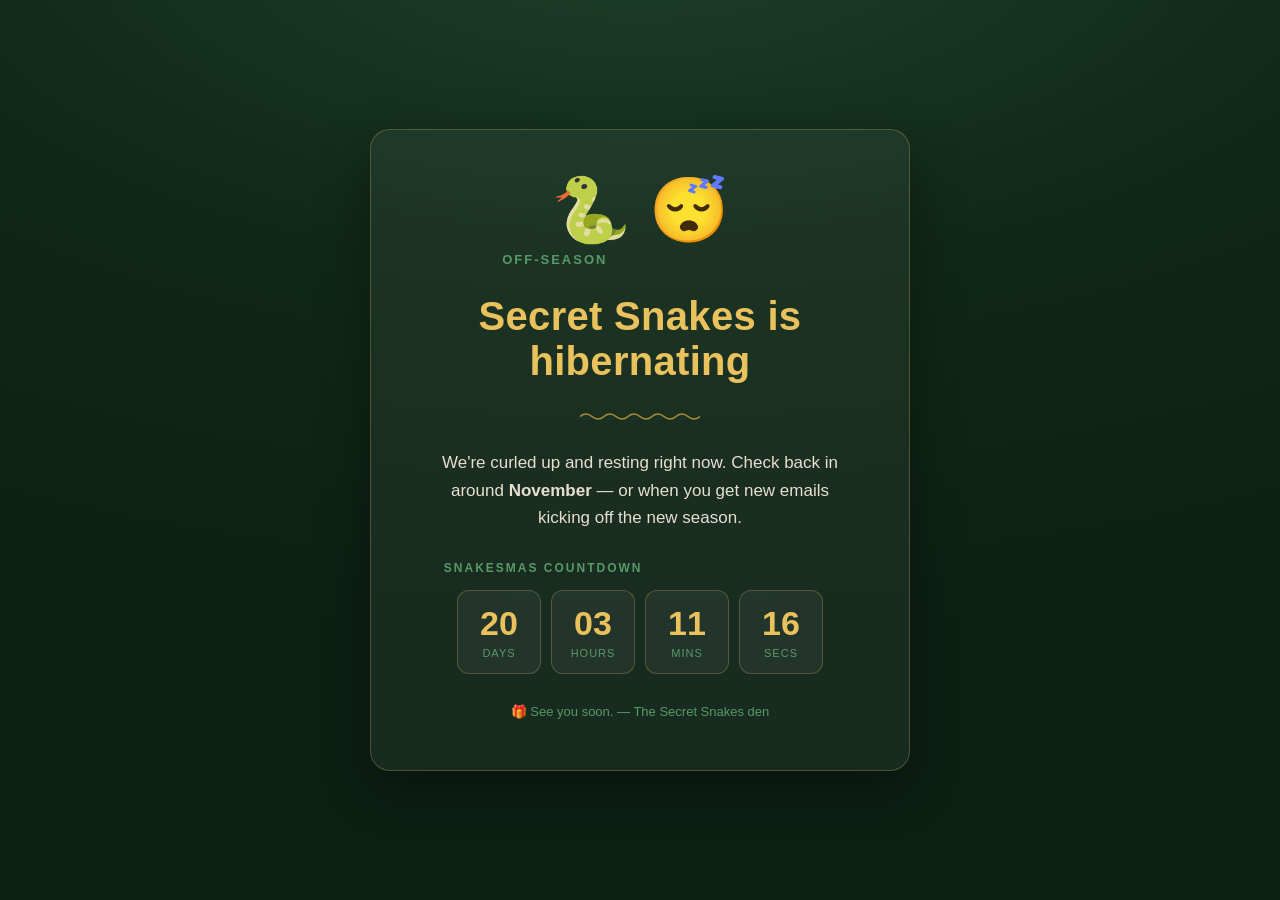
<file: offseason/index.html>
<!DOCTYPE html>
<html lang="en">
<head>
  <meta charset="utf-8" />
  <meta name="viewport" content="width=device-width, initial-scale=1" />
  <meta name="robots" content="noindex" />
  <title>Secret Snakes — Hibernating</title>
  <style>
    :root {
      --green-950: #0c2014;
      --green-900: #14301f;
      --green-600: #2f5d3a;
      --green-400: #58996a;
      --gold-500: #d4a437;
      --gold-300: #e9c25d;
      --gold-100: #faf0d8;
      --cream-50: #faf7f1;
      --cream-200: #e7dfd0;
    }
    * { box-sizing: border-box; }
    html, body { height: 100%; margin: 0; }
    body {
      font-family: -apple-system, BlinkMacSystemFont, "Segoe UI", Roboto, Helvetica, Arial, sans-serif;
      color: var(--cream-50);
      background-color: var(--green-950);
      background-image:
        radial-gradient(120% 80% at 50% -10%, #1d402b 0%, #102818 50%, #0c2014 100%),
        url("data:image/svg+xml,%3Csvg xmlns='http://www.w3.org/2000/svg' width='24' height='9' viewBox='0 0 24 9'%3E%3Cpath d='M0 4.5 Q6 -0.5 12 4.5 T24 4.5' fill='none' stroke='%233c7a4a' stroke-width='1.6' stroke-linecap='round' opacity='0.18'/%3E%3C/svg%3E");
      background-attachment: fixed;
      display: flex;
      align-items: center;
      justify-content: center;
      padding: 24px;
      min-height: 100%;
    }
    .card {
      width: 100%;
      max-width: 540px;
      text-align: center;
      background: rgba(255, 255, 255, 0.05);
      border: 1px solid rgba(233, 194, 93, 0.25);
      border-radius: 20px;
      padding: 48px 32px;
      box-shadow: 0 18px 50px rgba(0, 0, 0, 0.35);
      backdrop-filter: blur(2px);
    }
    .emoji { font-size: 64px; line-height: 1; margin-bottom: 8px; }
    h1 {
      margin: 12px 0 4px;
      font-size: clamp(28px, 6vw, 40px);
      color: var(--gold-300);
      letter-spacing: 0.3px;
    }
    .tagline { margin: 0 0 24px; color: var(--green-400); font-weight: 600; text-transform: uppercase; letter-spacing: 2px; font-size: 13px; }
    p { margin: 0 auto; max-width: 42ch; line-height: 1.6; color: var(--cream-200); font-size: 17px; }
    .divider {
      width: 120px; height: 9px; margin: 28px auto;
      background: url("data:image/svg+xml,%3Csvg xmlns='http://www.w3.org/2000/svg' width='24' height='9' viewBox='0 0 24 9'%3E%3Cpath d='M0 4.5 Q6 -0.5 12 4.5 T24 4.5' fill='none' stroke='%23d4a437' stroke-width='1.6' stroke-linecap='round' opacity='0.8'/%3E%3C/svg%3E") repeat-x left center;
    }
    .footer { margin-top: 28px; font-size: 13px; color: var(--green-400); }
    .countdown-label { margin: 28px 0 12px; color: var(--green-400); font-weight: 600; text-transform: uppercase; letter-spacing: 2px; font-size: 12px; }
    .countdown { display: flex; justify-content: center; gap: 10px; }
    .countdown .unit {
      flex: 1 1 0; max-width: 84px;
      background: rgba(255, 255, 255, 0.05);
      border: 1px solid rgba(233, 194, 93, 0.25);
      border-radius: 12px;
      padding: 14px 6px;
    }
    .countdown .num {
      display: block;
      font-size: clamp(24px, 7vw, 34px);
      font-weight: 700;
      color: var(--gold-300);
      font-variant-numeric: tabular-nums;
      line-height: 1.1;
    }
    .countdown .cap { display: block; margin-top: 4px; font-size: 11px; text-transform: uppercase; letter-spacing: 1px; color: var(--green-400); }
  </style>
</head>
<body>
  <main class="card">
    <div class="emoji">🐍 😴</div>
    <p class="tagline">Off-season</p>
    <h1>Secret Snakes is hibernating</h1>
    <div class="divider"></div>
    <p>
      We're curled up and resting right now. Check back in around
      <strong>November</strong> — or when you get new emails kicking off the new season.
    </p>
    <p class="countdown-label">Snakesmas countdown</p>
    <div class="countdown" aria-live="polite">
      <div class="unit"><span class="num" id="cd-days">--</span><span class="cap">Days</span></div>
      <div class="unit"><span class="num" id="cd-hours">--</span><span class="cap">Hours</span></div>
      <div class="unit"><span class="num" id="cd-mins">--</span><span class="cap">Mins</span></div>
      <div class="unit"><span class="num" id="cd-secs">--</span><span class="cap">Secs</span></div>
    </div>
    <p class="footer">🎁 See you soon. — The Secret Snakes den</p>
  </main>
  <script>
    (function () {
      // Snakesmas: December 25, 2026 (local time). Countdown freezes at zero.
      var target = new Date(2026, 11, 25, 0, 0, 0).getTime();
      var els = {
        days: document.getElementById("cd-days"),
        hours: document.getElementById("cd-hours"),
        mins: document.getElementById("cd-mins"),
        secs: document.getElementById("cd-secs")
      };
      function pad(n) { return String(n).padStart(2, "0"); }
      function tick() {
        var diff = Math.max(0, target - Date.now());
        var s = Math.floor(diff / 1000);
        els.days.textContent = Math.floor(s / 86400);
        els.hours.textContent = pad(Math.floor((s % 86400) / 3600));
        els.mins.textContent = pad(Math.floor((s % 3600) / 60));
        els.secs.textContent = pad(s % 60);
        if (diff === 0 && tick._timer) { clearInterval(tick._timer); }
      }
      tick();
      tick._timer = setInterval(tick, 1000);
    })();
  </script>
</body>
</html>
</file>
